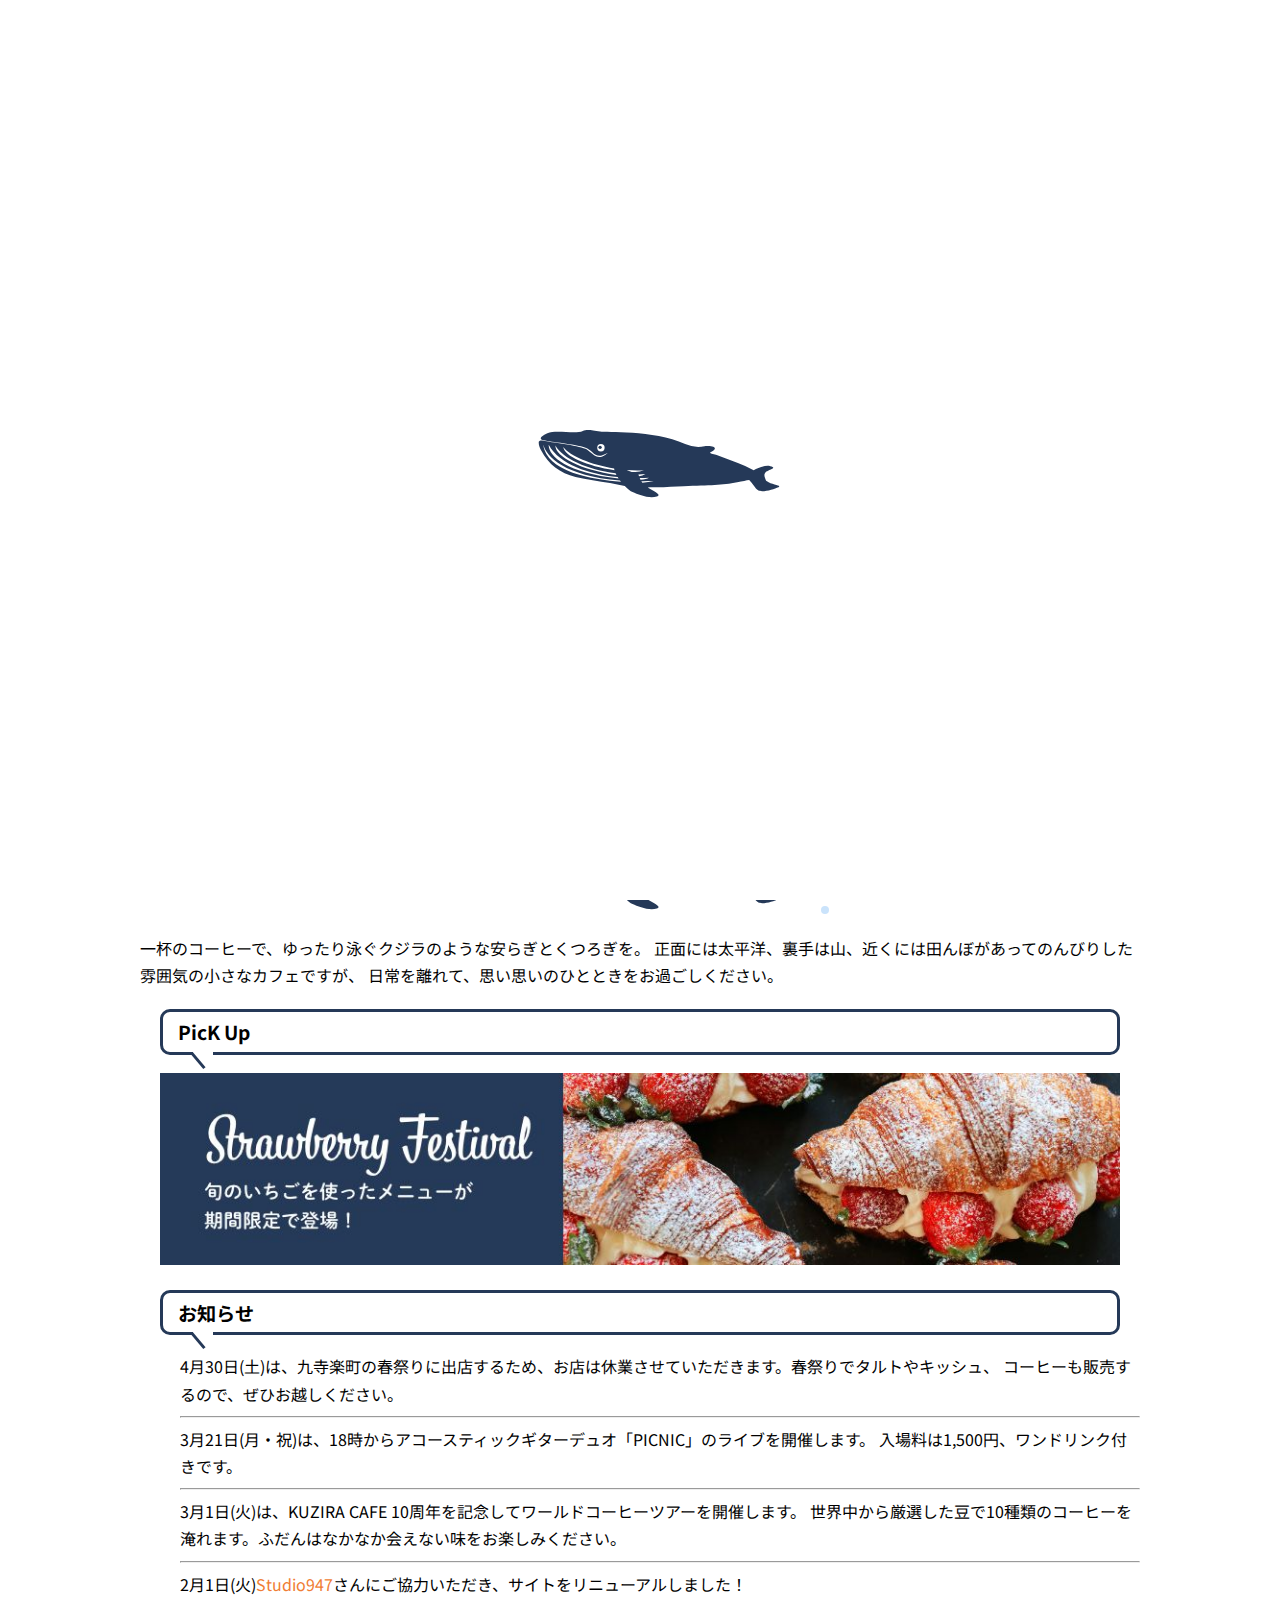
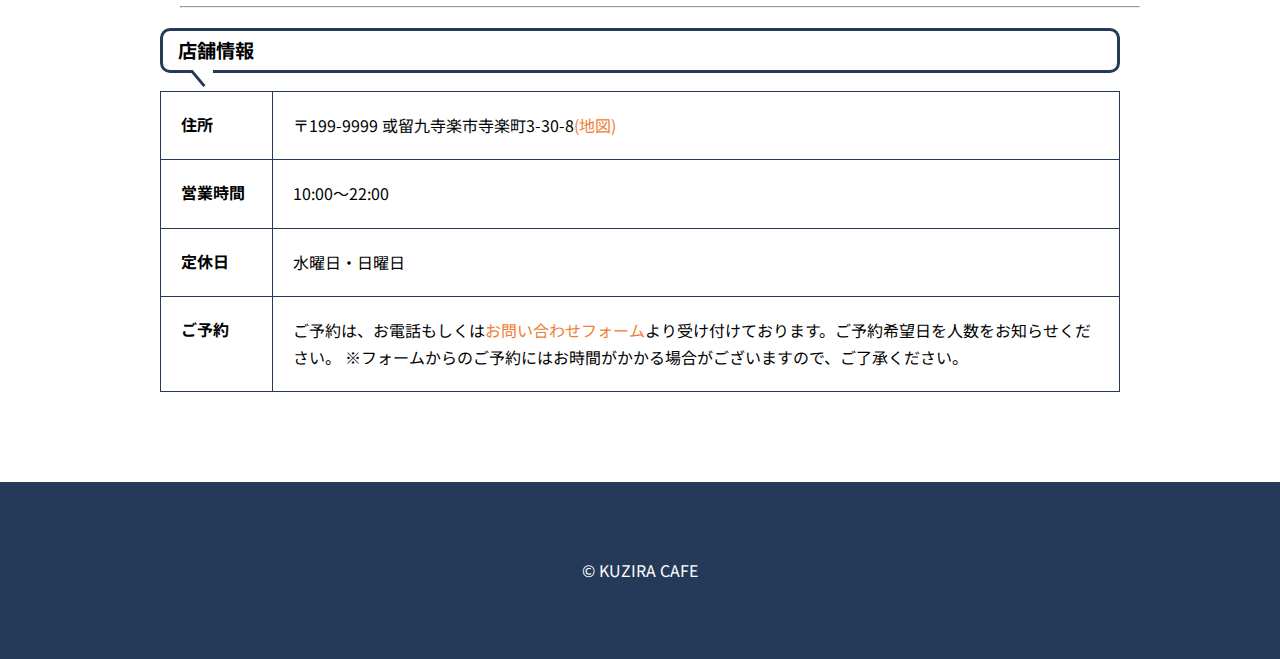
<file: index.html>
<!DOCTYPE html>
<html lang="ja">
  <head>
    <meta charset="UTF-8" />
    <meta name="viewport" content="width=device-width, initial-scale=1.0" />
    <title>KUZIRA CAFE</title>
    <link rel="stylesheet" href="css/style.css" />
  </head>
  <body id="top">
    <!-- ローディングアニメーション -->
    <div class="loading-screen">
      <div class="logo-whale-02">
        <img src="images/logo-whale-02.svg" alt="店舗ロゴ" />
      </div>
    </div>
    <!-- ヘッダーここから -->
    <header class="header">
      <div class="logo">
        <a href="index.html"><img src="images/logo.svg" alt="KUZIRA CAFE" /></a>
      </div>
      <nav class="nav">
        <button class="hamburger" aria-label="Toggle navigation">
          <span class="hamburger-line"></span>
          <span class="hamburger-line"></span>
          <span class="hamburger-line"></span>
        </button>
        <ul>
          <li><a href="index.html">ホーム</a></li>
          <li><a href="index.html#news">お知らせ</a></li>
          <li><a href="index.html#shop">店舗情報</a></li>
          <li><a href="access.html">アクセス</a></li>
          <li><a href="menu.html">メニュー</a></li>
          <li><a href="contact.html">お問い合わせ</a></li>
        </ul>
      </nav>
    </header>
    <!-- ヘッダーここまで -->
    <h1 class="hero index">たのしい、ひとときを</h1>
    <!-- メインここから -->
    <main>
      <div class="logo-whale">
        <img src="images\logo-whale.svg" alt="店舗ロゴ" />
      </div>
      <p>
        一杯のコーヒーで、ゆったり泳ぐクジラのような安らぎとくつろぎを。 正面には太平洋、裏手は山、近くには田んぼがあってのんびりした雰囲気の小さなカフェですが、
        日常を離れて、思い思いのひとときをお過ごしください。
      </p>
      <!-- スライドバナーここから -->
      <h2 class="ttl_balloon4">PicK Up</h2>
      <div class="slider">
        <div class="slide">
          <img src="images/banner.jpg" alt="旬のいちごを使ったメニューが期間限定で登場！" />
        </div>
        <div class="slide">
          <img src="images/banner-01.jpg" alt="コーヒーイベントの告知" />
        </div>
        <div class="slide">
          <img src="images/banner-02.jpg" alt="季節の特別メニュー" />
        </div>
        <div class="slide">
          <img src="images/banner-03.jpg" alt="人気メニュー" />
        </div>
      </div>
      <!-- スライドバナーここまで -->
      <div id="news">
        <h2 class="ttl_balloon4">お知らせ</h2>
        <ul>
          <li>4月30日(土)は、九寺楽町の春祭りに出店するため、お店は休業させていただきます。春祭りでタルトやキッシュ、 コーヒーも販売するので、ぜひお越しください。</li>
          <hr />
          <li>3月21日(月・祝)は、18時からアコースティックギターデュオ「PICNIC」のライブを開催します。 入場料は1,500円、ワンドリンク付きです。</li>
          <hr />
          <li>3月1日(火)は、KUZIRA CAFE 10周年を記念してワールドコーヒーツアーを開催します。 世界中から厳選した豆で10種類のコーヒーを淹れます。ふだんはなかなか会えない味をお楽しみください。</li>
          <hr />
          <li>2月1日(火)<a href="https://studio947.net/" target="_blank">Studio947</a>さんにご協力いただき、サイトをリニューアルしました！</li>
          <hr />
        </ul>
      </div>
      <div id="shop">
        <h2 class="ttl_balloon4">店舗情報</h2>
        <table class="shop-info">
          <tr>
            <th>住所</th>
            <td>〒199-9999 或留九寺楽市寺楽町3-30-8<a href="access.html">(地図)</a></td>
          </tr>
          <tr>
            <th>営業時間</th>
            <td>10:00～22:00</td>
          </tr>
          <tr>
            <th>定休日</th>
            <td>水曜日・日曜日</td>
          </tr>
          <tr>
            <th>ご予約</th>
            <td>
              ご予約は、お電話もしくは<a href="contact.html">お問い合わせフォーム</a>より受け付けております。ご予約希望日を人数をお知らせください。
              ※フォームからのご予約にはお時間がかかる場合がございますので、ご了承ください。
            </td>
          </tr>
        </table>
      </div>
    </main>
    <!-- メインここまで -->
    <!-- フッターここから -->
    <footer>
      <div class="gotop">
        <a href="#top"><img src="images/gotop.svg" alt="ページトップへ戻る" /></a>
      </div>
      <p class="copyright">&copy; KUZIRA CAFE</p>
    </footer>
    <!-- フッターここまで -->

    <script src="js/main.js"></script>
  </body>
</html>
</file>
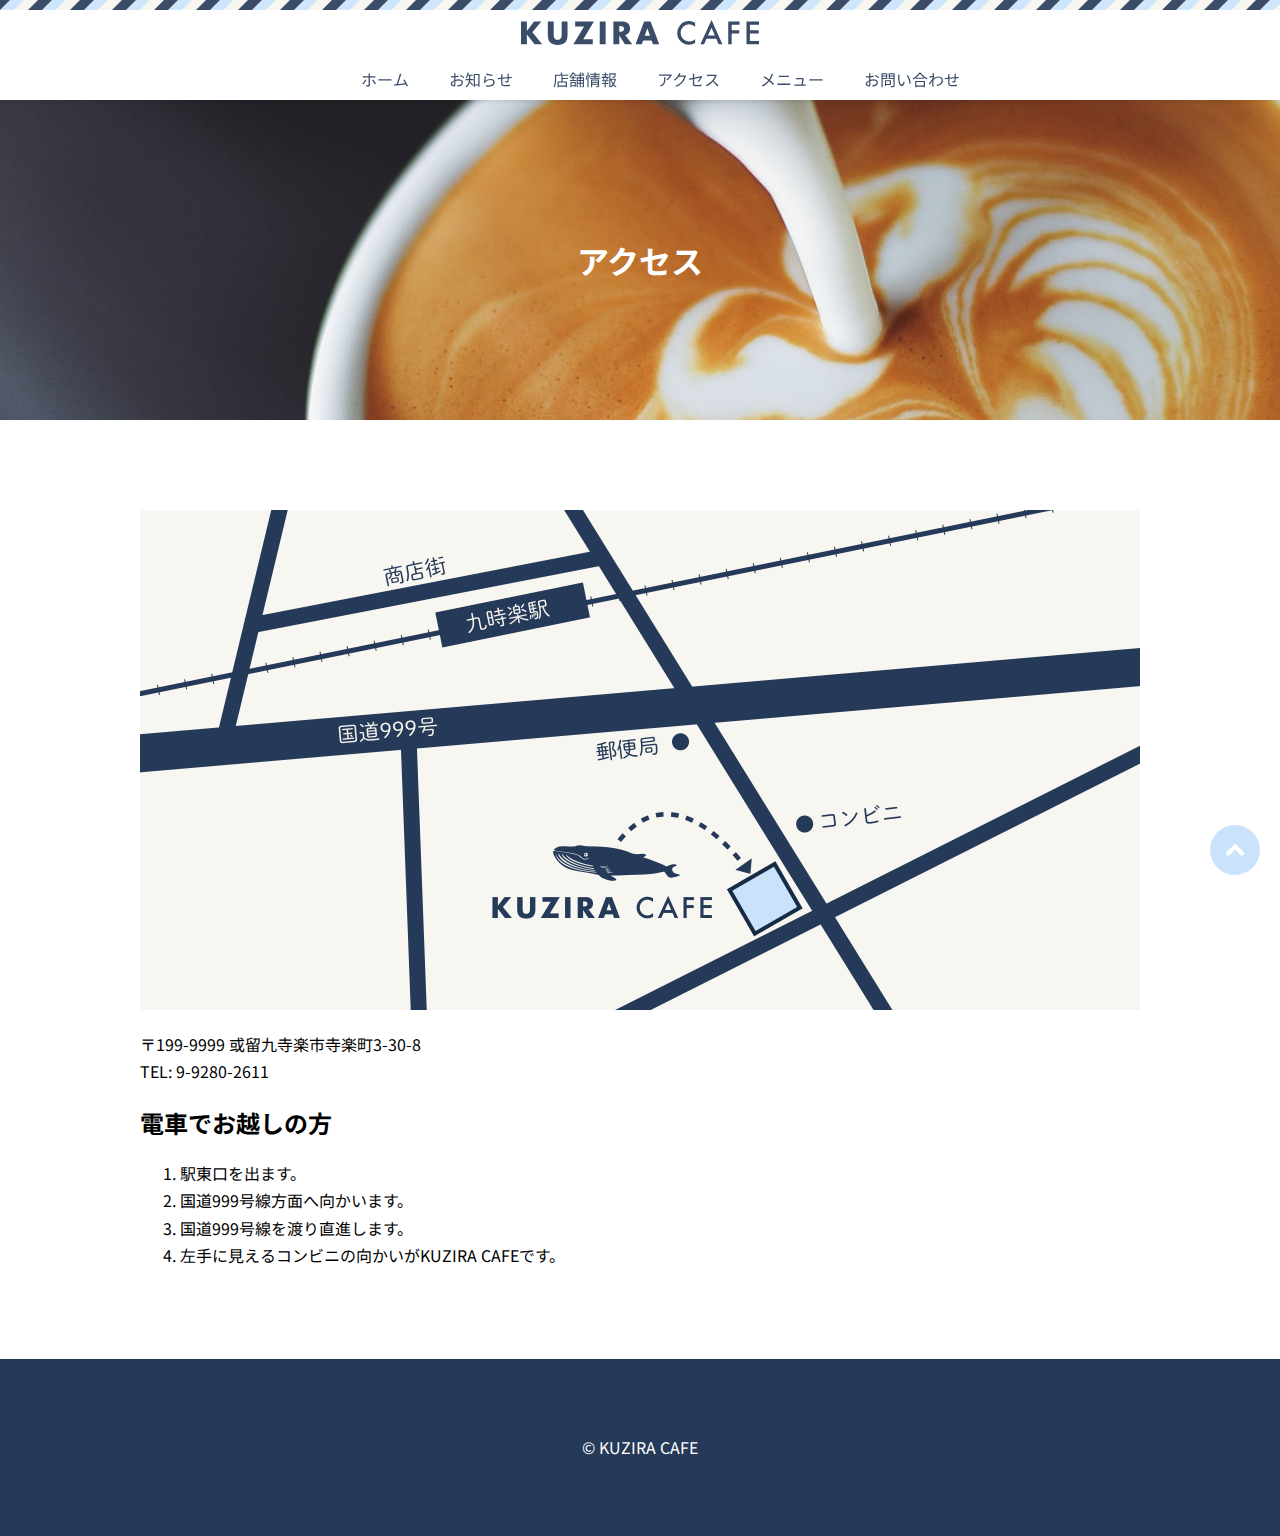
<file: access.html>
<!DOCTYPE html>
<html lang="ja">
  <head>
    <meta charset="UTF-8" />
    <meta name="viewport" content="width=device-width, initial-scale=1.0" />
    <title>アクセス | KUZIRA CAFE</title>
    <link rel="stylesheet" href="css/style.css" />
  </head>
  <body id="top">
    <!-- ヘッダーここから -->
    <header class="header">
      <div class="logo">
        <a href="index.html"><img src="images/logo.svg" alt="KUZIRA CAFE" /></a>
      </div>
      <nav class="nav">
        <button class="hamburger" aria-label="Toggle navigation">
          <span class="hamburger-line"></span>
          <span class="hamburger-line"></span>
          <span class="hamburger-line"></span>
        </button>
        <ul>
          <li><a href="index.html">ホーム</a></li>
          <li><a href="index.html#news">お知らせ</a></li>
          <li><a href="index.html#shop">店舗情報</a></li>
          <li><a href="access.html">アクセス</a></li>
          <li><a href="menu.html">メニュー</a></li>
          <li><a href="contact.html">お問い合わせ</a></li>
        </ul>
      </nav>
    </header>
    <!-- ヘッダーここまで -->
    <h1 class="hero access">アクセス</h1>
    <!-- メインここから -->
    <main>
      <img src="images/map.png" alt="地図" />
      <p>
        〒199-9999 或留九寺楽市寺楽町3-30-8<br />
        TEL: 9-9280-2611
      </p>
      <h2>電車でお越しの方</h2>
      <ol>
        <li>駅東口を出ます。</li>
        <li>国道999号線方面へ向かいます。</li>
        <li>国道999号線を渡り直進します。</li>
        <li>左手に見えるコンビニの向かいがKUZIRA CAFEです。</li>
      </ol>
    </main>
    <!-- メインここまで -->
    <!-- フッターここから -->
    <footer>
      <div class="gotop">
        <a href="#top"><img src="images/gotop.svg" alt="ページトップへ戻る" /></a>
      </div>
      <p class="copyright">&copy; KUZIRA CAFE</p>
    </footer>
    <!-- フッターここまで -->
    <script src="js/main.js"></script>
  </body>
</html>
</file>
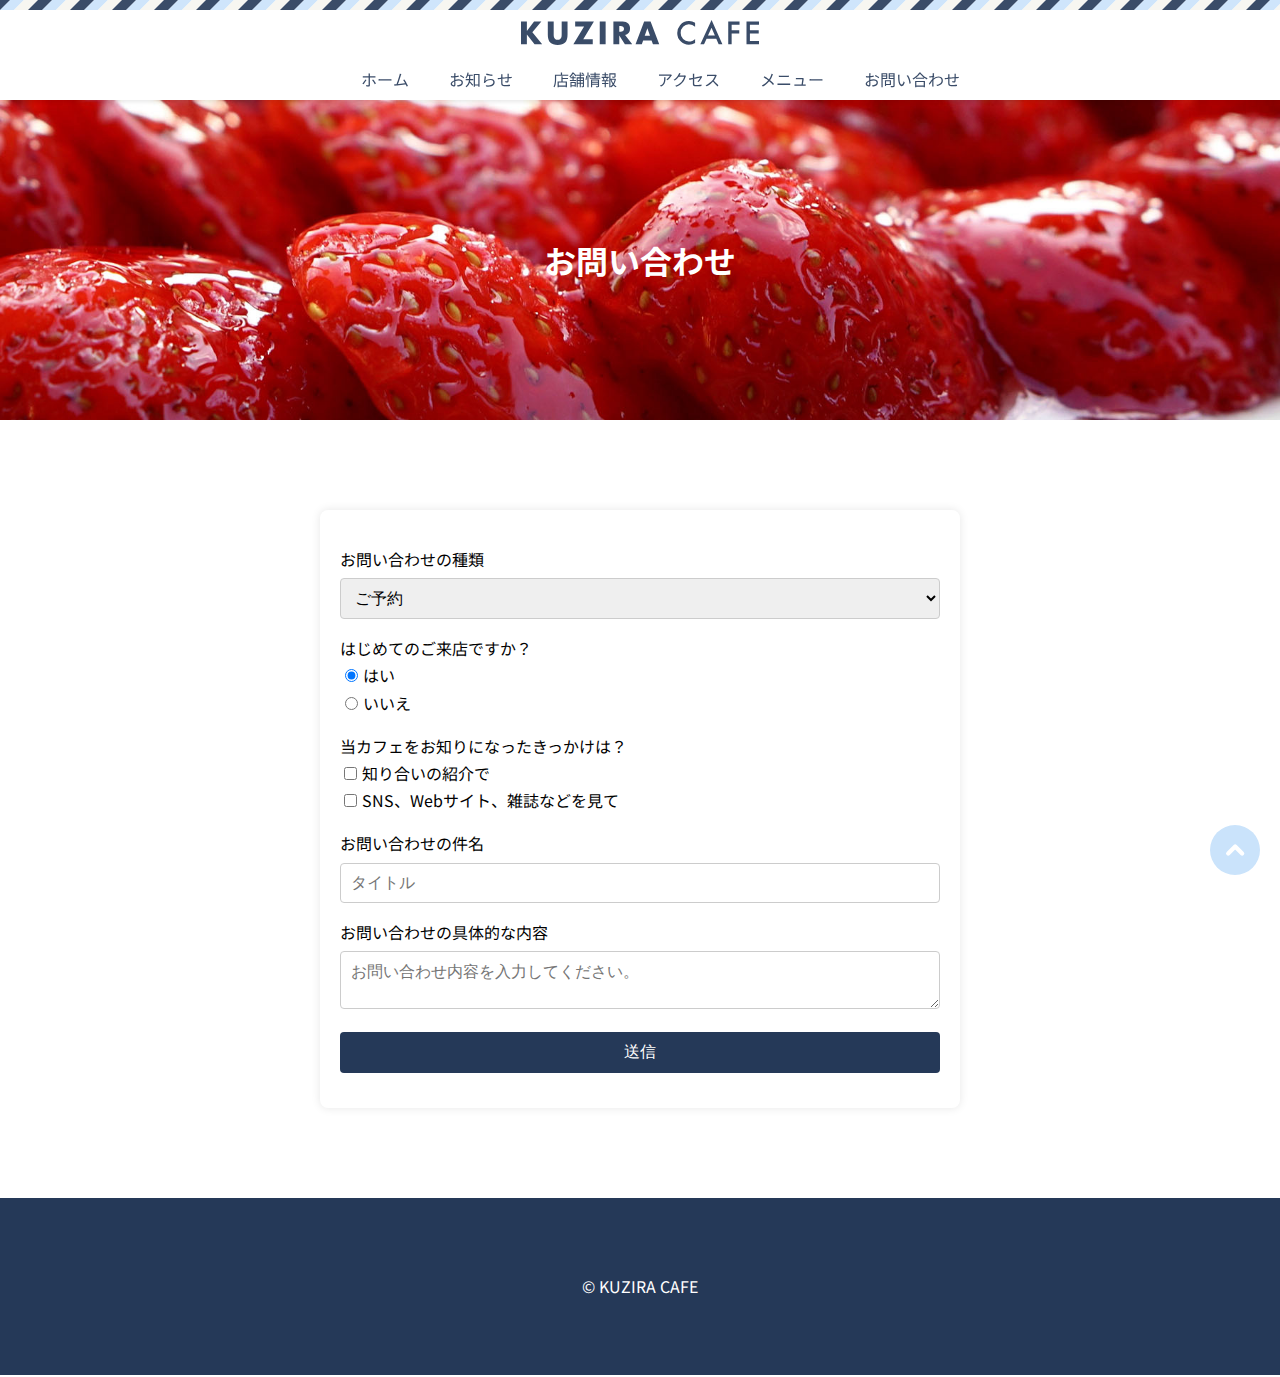
<file: contact.html>
<!DOCTYPE html>
<html lang="ja">
  <head>
    <meta charset="UTF-8" />
    <meta name="viewport" content="width=device-width, initial-scale=1.0" />
    <title>お問い合わせ | KUZIRA CAFE</title>
    <link rel="stylesheet" href="css/style.css">
  </head>
  <body id="top">
    <!-- ヘッダーここから -->
    <header class="header">
        <div class="logo">
            <a href="index.html"><img src="images/logo.svg" alt="KUZIRA CAFE"></a>
        </div>
      <nav class="nav">
        <ul>
          <li><a href="index.html">ホーム</a></li>
          <li><a href="index.html#news">お知らせ</a></li>
          <li><a href="index.html#shop">店舗情報</li></a></li>
          <li><a href="access.html">アクセス</a></li>
          <li><a href="menu.html">メニュー</a></li>
          <li><a href="contact.html">お問い合わせ</a></li>
        </ul>
      </nav>
    </header>
    <!-- ヘッダーここまで -->
    <h1 class="hero contact">お問い合わせ</h1>
    <!-- メインここから -->
    <main>
      <form action="result.html">
        <p>
          <label for="kind">お問い合わせの種類</label><br>
          <select name="kind" id="kind">
            <option value="1">ご予約</option>
            <option value="2">イベントに関するお問い合わせ</option>
            <option value="3">その他</option>
          </select>
        </p>
        <p>
          はじめてのご来店ですか？<br>
          <label><input type="radio" name="first" value="yes" checked>はい</label><br>
          <label></label><input type="radio" name="first" value="no"></label>いいえ
        </p>
        <p>
          当カフェをお知りになったきっかけは？<br>
          <label></label><input type="checkbox" name="how" value="friend">知り合いの紹介で</label><br>
          <label></label><input type="checkbox" name="how" value="magazine">SNS、Webサイト、雑誌などを見て</label>
        </p>
        <p>
          <label for="subject">お問い合わせの件名</label><br>
          <input type="text" name="subject" placeholder="タイトル" id="subject" id="subject" required>
        </p>
        <p>
          <label for="message"></label>お問い合わせの具体的な内容</label><br>
          <textarea name="massage" placeholder="お問い合わせ内容を入力してください。" id="message" required></textarea>
        </p>
        <p>
          <input type="submit" value="送信">
        </p>
      </form>
    </main>
    <!-- メインここまで -->
    <!-- フッターここから -->
    <footer>
        <div class="gotop">
            <a href="#top"><img src="images/gotop.svg" alt="ページトップへ戻る"></a>    
        </div>
      <p class="copyright">&copy; KUZIRA CAFE</p>
    </footer>
    <!-- フッターここまで -->

  </body>
</html>
</file>
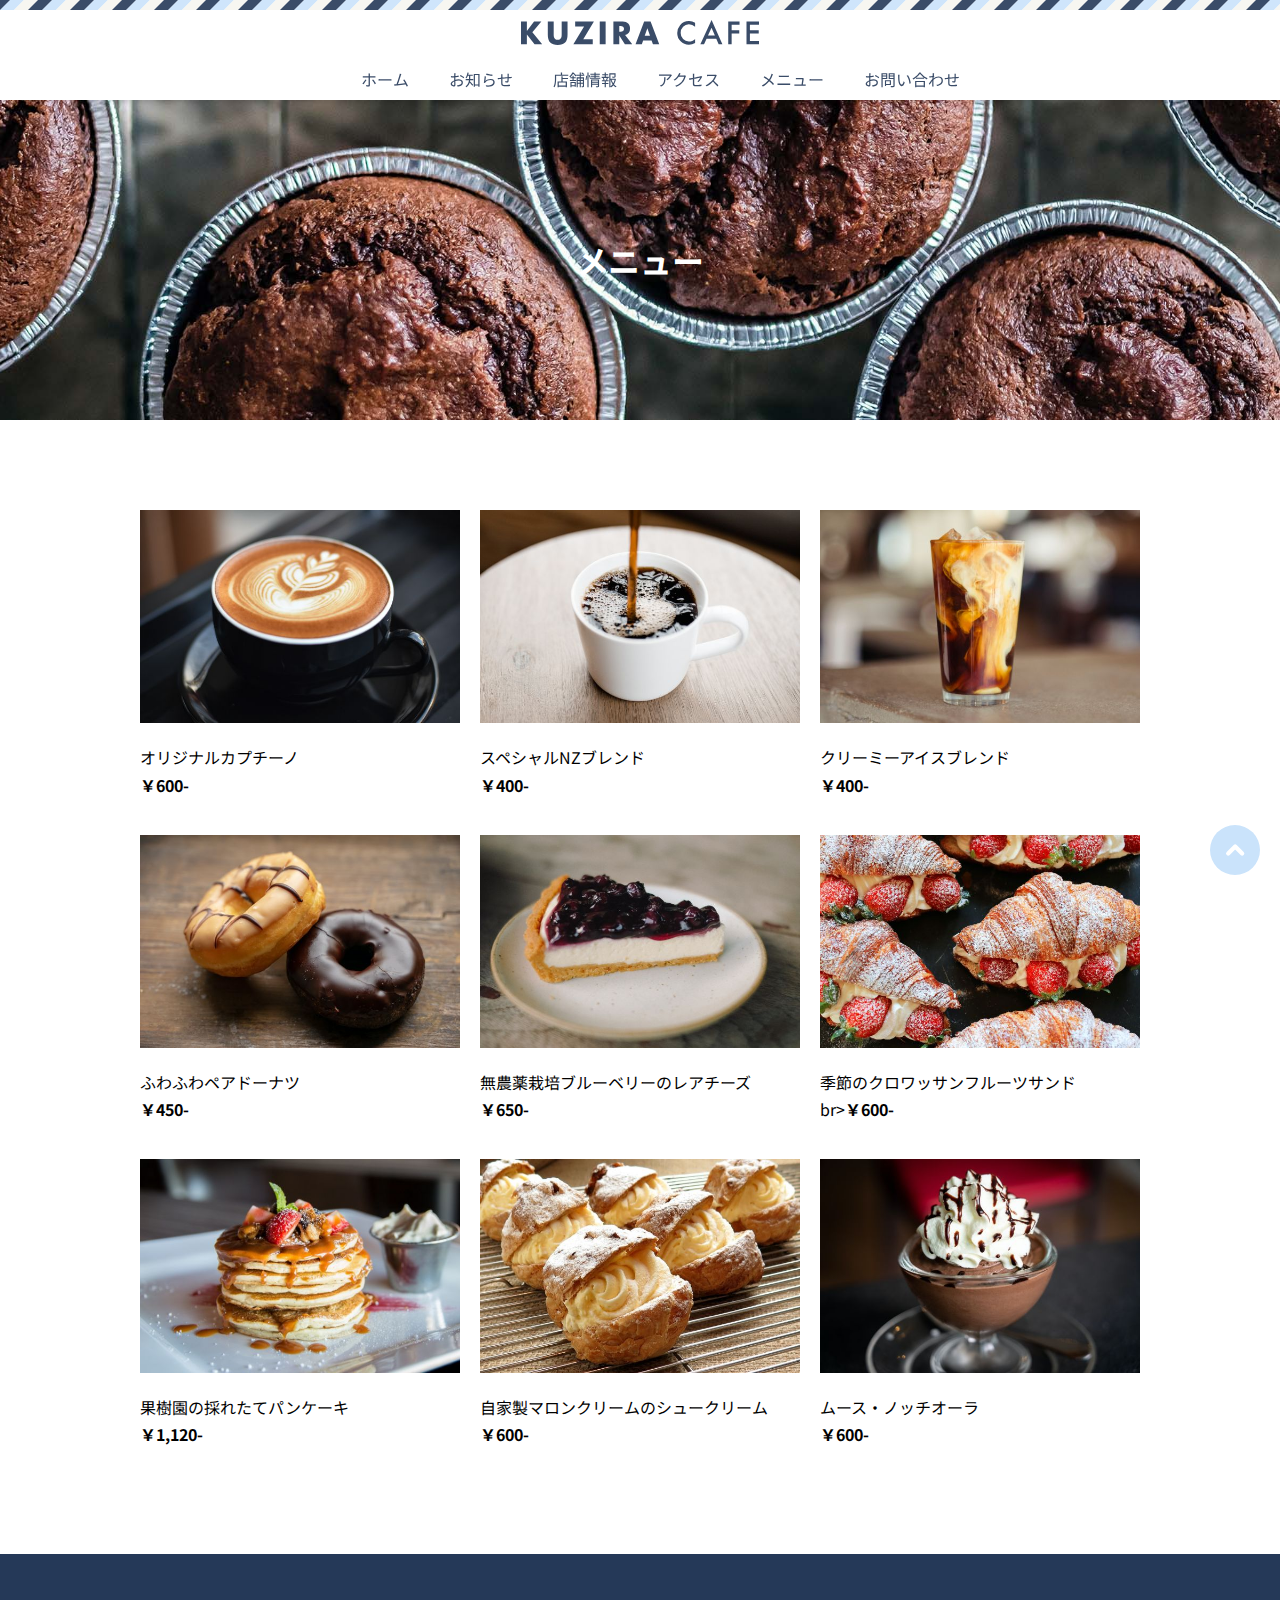
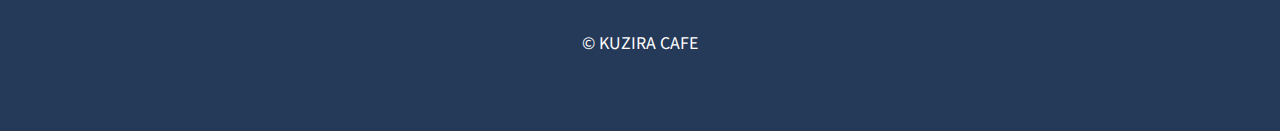
<file: menu.html>
<!DOCTYPE html>
<html lang="ja">
  <head>
    <meta charset="UTF-8" />
    <meta name="viewport" content="width=device-width, initial-scale=1.0" />
    <title>メニュー | KUZIRA CAFE</title>
    <link rel="stylesheet" href="css/style.css" />
  </head>
  <body id="top">
    <!-- ヘッダーここから -->
    <header class="header">
      <div class="logo">
        <a href="index.html"><img src="images/logo.svg" alt="KUZIRA CAFE" /></a>
      </div>
      <nav class="nav">
        <button class="hamburger" aria-label="Toggle navigation">
          <span class="hamburger-line"></span>
          <span class="hamburger-line"></span>
          <span class="hamburger-line"></span>
        </button>
        <ul>
          <li><a href="index.html">ホーム</a></li>
          <li><a href="index.html#news">お知らせ</a></li>
          <li><a href="index.html#shop">店舗情報</a></li>
          <li><a href="access.html">アクセス</a></li>
          <li><a href="menu.html">メニュー</a></li>
          <li><a href="contact.html">お問い合わせ</a></li>
        </ul>
      </nav>
    </header>
    <!-- ヘッダーここまで -->
    <h1 class="hero menu">メニュー</h1>
    <!-- メインここから -->
    <main>
      <div class="items">
        <div class="item">
          <img src="images/item1.jpg" alt="オリジナルカプチーノ" />
          <p>オリジナルカプチーノ<br /><strong>￥600-</strong></p>
        </div>
        <div class="item">
          <img src="images/item2.jpg" alt="スペシャルNZブレンド" />
          <p>スペシャルNZブレンド<br /><strong>￥400-</strong></p>
        </div>
        <div class="item">
          <img src="images/item3.jpg" alt="クリーミーアイスブレンド" />
          <p>クリーミーアイスブレンド<br /><strong>￥400-</strong></p>
        </div>
        <div class="item">
          <img src="images/item4.jpg" alt="ふわふわペアドーナツ" />
          <p>ふわふわペアドーナツ<br /><strong>￥450-</strong></p>
        </div>
        <div class="item">
          <img src="images/item5.jpg" alt="無農薬栽培ブルーベリーのレアチーズ" />
          <p>無農薬栽培ブルーベリーのレアチーズ<br /><strong>￥650-</strong></p>
        </div>
        <div class="item">
          <img src="images/item6.jpg" alt="季節のクロワッサンフルーツサンド" />
          <p>季節のクロワッサンフルーツサンドbr><strong>￥600-</strong></p>
        </div>
        <div class="item">
          <img src="images/item7.jpg" alt="果樹園の採れたてパンケーキ" />
          <p>果樹園の採れたてパンケーキ<br /><strong>￥1,120-</strong></p>
        </div>
        <div class="item">
          <img src="images/item8.jpg" alt="自家製マロンクリームのシュークリーム" />
          <p>自家製マロンクリームのシュークリーム<br /><strong>￥600-</strong></p>
        </div>
        <div class="item">
          <img src="images/item9.jpg" alt="ムース・ノッチオーラ" />
          <p>ムース・ノッチオーラ<br /><strong>￥600-</strong></p>
        </div>
      </div>
    </main>
    <!-- メインここまで -->
    <!-- フッター ここから -->
    <footer>
      <div class="gotop">
        <a href="#top"><img src="images/gotop.svg" alt="ページトップへ戻る" /></a>
      </div>
      <p class="copyright">&copy; KUZIRA CAFE</p>
    </footer>
    <!-- フッターここまで -->

    <script src="js/main.js"></script>
  </body>
</html>
</file>
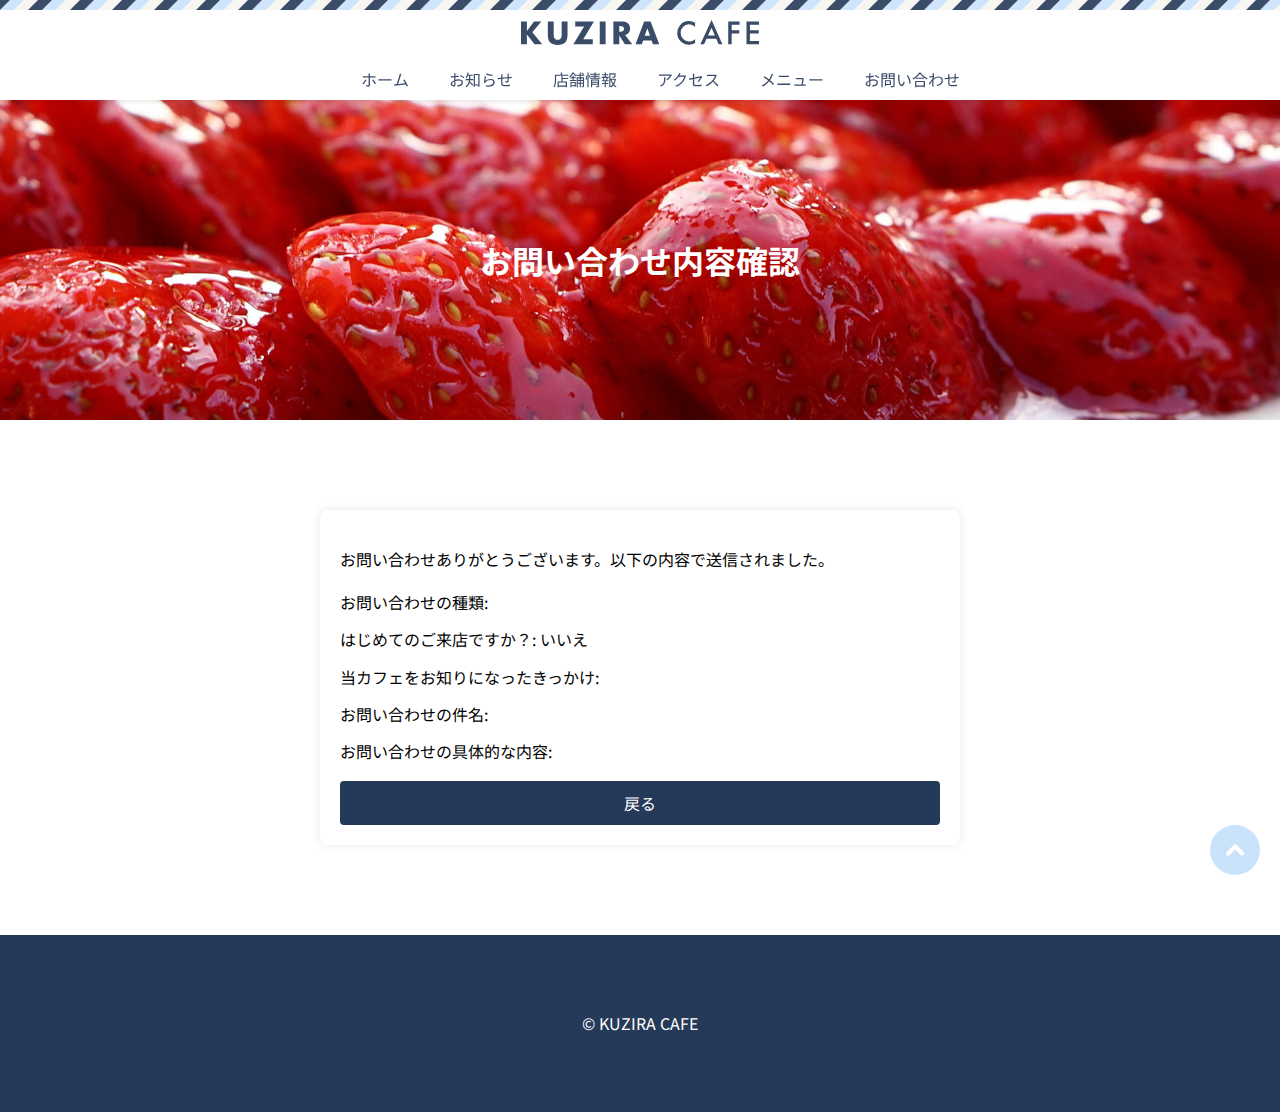
<file: result.html>
<!DOCTYPE html>
<html lang="ja">
  <head>
    <meta charset="UTF-8" />
    <meta name="viewport" content="width=device-width, initial-scale=1.0" />
    <title>お問い合わせ内容確認 | KUZIRA CAFE</title>
    <link rel="stylesheet" href="css/style.css" />
  </head>
  <body id="top">
    <!-- ヘッダーここから -->
    <header class="header">
      <div class="logo">
        <a href="index.html"><img src="images/logo.svg" alt="KUZIRA CAFE" /></a>
      </div>
      <nav class="nav">
        <ul>
          <li><a href="index.html">ホーム</a></li>
          <li><a href="index.html#news">お知らせ</a></li>
          <li><a href="index.html#shop">店舗情報</a></li>
          <li><a href="access.html">アクセス</a></li>
          <li><a href="menu.html">メニュー</a></li>
          <li><a href="contact.html">お問い合わせ</a></li>
        </ul>
      </nav>
    </header>
    <!-- ヘッダーここまで -->
    <h1 class="hero contact">お問い合わせ内容確認</h1>
    <!-- メインここから -->
    <main>
      <div class="result-box">
        <p>お問い合わせありがとうございます。以下の内容で送信されました。</p>
        <ul>
          <li>お問い合わせの種類: <span id="kind"></span></li>
          <li>はじめてのご来店ですか？: <span id="first"></span></li>
          <li>当カフェをお知りになったきっかけ: <span id="how"></span></li>
          <li>お問い合わせの件名: <span id="subject"></span></li>
          <li>お問い合わせの具体的な内容: <span id="message"></span></li>
        </ul>
        <a href="contact.html" class="btn">戻る</a>
      </div>
    </main>
    <!-- メインここまで -->
    <!-- フッターここから -->
    <footer>
      <div class="gotop">
        <a href="#top"><img src="images/gotop.svg" alt="ページトップへ戻る" /></a>
      </div>
      <p class="copyright">&copy; KUZIRA CAFE</p>
    </footer>
    <!-- フッターここまで -->

    <script>
      // フォームから送信されたデータを取得して表示
      const params = new URLSearchParams(window.location.search);
      document.getElementById("kind").textContent = params.get("kind");
      document.getElementById("first").textContent = params.get("first") === "yes" ? "はい" : "いいえ";
      const how = params
        .getAll("how")
        .map((h) => {
          switch (h) {
            case "friend":
              return "知り合いの紹介で";
            case "magazine":
              return "SNS、Webサイト、雑誌などを見て";
          }
        })
        .join(", ");
      document.getElementById("how").textContent = how;
      document.getElementById("subject").textContent = params.get("subject");
      document.getElementById("message").textContent = params.get("massage");
    </script>
  </body>
</html>
</file>
<file: css/style.css>
/* すべてのページに適用される設定 */
@import url("https://fonts.googleapis.com/css?family=Noto+Sans+JP");
html {
  font-size: 16px;
  font-family: "Noto Sans JP", sans-serif;
}

* {
  box-sizing: border-box;
}

body {
  margin: 0;
  padding-top: 100px;
}

/* ローディングスクリーン */
.loading-screen {
  position: fixed;
  top: 0;
  left: 0;
  width: 100%;
  height: 100%;
  background-color: #fff;
  display: flex;
  justify-content: center;
  align-items: center;
  z-index: 9999;
}

.logo-whale-02 img {
  animation: rotateLogo 1.8s linear infinite;
  transform-origin: center;
  position: absolute; /* ポジションを絶対に設定 */
  top: 50%; /* 位置を調整 */
  left: 50%; /* 位置を調整 */
  transform: translate(-50%, -50%) rotate(0deg); /* 中心に移動 */
}

@keyframes rotateLogo {
  0% {
    transform: translate(-50%, -50%) rotate(0deg);
  }
  100% {
    transform: translate(-50%, -50%) rotate(380deg);
  }
}

p,
li,
td {
  line-height: 1.7;
}

a:link {
  color: #f07d34;
  text-decoration: none;
}

a:visited {
  color: #f07d34;
  text-decoration: none;
}

a:hover {
  color: #f07d34;
  text-decoration: none;
}

a:active {
  color: #f07d34;
  text-decoration: none;
}

img {
  max-width: 100%;
}

/* すべてのページに適用 - ヘッダー */
.header {
  position: fixed;
  width: 100%;
  height: 100px;
  top: 0;
  z-index: 1000;
  padding-top: 20px;
  background-image: url(../images/stripe.png);
  background-repeat: repeat-x;
  background-color: #fff;
  opacity: 0.9;
  box-shadow: 0 2px 4px rgba(0, 0, 0, 0.1);
}
.logo {
  text-align: center;
}
/* ハンバーガーメニュー */
.hamburger {
  display: none;
  flex-direction: column;
  justify-content: space-around;
  width: 30px;
  height: 21px;
  background: transparent;
  border: none;
  cursor: pointer;
  padding: 0;
  z-index: 10;
}

.hamburger-line {
  width: 30px;
  height: 3px;
  background: #253958;
  border-radius: 10px;
  transition: all 0.3s linear;
  position: relative;
  transform-origin: 1px;
}

ul {
  list-style: none;
}
.nav ul {
  display: flex;
  justify-content: center;
  gap: 40px;
}

.nav ul.show {
  display: flex;
  flex-direction: column;
  gap: 20px;
}

.nav ul.active a {
  color: #333;
}
.nav a:link {
  color: #253958;
}
.nav a:visited {
  color: #253958;
}
.nav a:hover {
  text-decoration: none;
}
.nav a:active {
  text-decoration: none;
}

/* すべてのページに適用 - ヒーロー */
.hero {
  margin-top: 0;
  padding: 137px 0;
  background-repeat: no-repeat;
  background-position: center;
  background-size: cover;
  color: #ffffff;
  text-align: center;
}
.hero.index {
  padding: 287px;
  background-image: url(../images/home-hero.jpg);
  opacity: 1; /* 初期状態で完全に表示 */
  transition: opacity 0.3s ease-in-out; /* トランジションの設定 */
}
.hero.access {
  background-image: url(../images/access-hero.jpg);
}
.hero.menu {
  background-image: url(../images/menu-hero.jpg);
}
.hero.contact {
  background-image: url(../images/contact-hero.jpg);
}

/* スライダー */
.slider {
  position: relative;
  padding: 0 20px 0 20px;
  width: 100%;
  max-width: 1000px;
  margin: auto;
  overflow: hidden;
}

.slide {
  display: none;
  width: 100%;
}

.slide img {
  width: 100%;
}

.active {
  display: block;
}

/* スライダーのナビゲーション */
.prev,
.next {
  position: absolute;
  top: 50%;
  transform: translateY(-50%);
  background-color: rgba(0, 0, 0, 0.5);
  color: white;
  padding: 10px;
  cursor: pointer;
}

.prev {
  left: 0;
}

.next {
  right: 0;
}
/* すべてのページに適用 - メイン */
main {
  margin: 90px auto 90px auto;
  max-width: 1000px;
}

.ttl_balloon4 {
  font-weight: bold;
  font-size: 1.2rem;
  border: 3px solid #253958;
  margin: 20px 20px 0 20px;
  padding: 0.3em 0.8em;
  border-radius: 10px;
  margin-bottom: 18px;
  position: relative;
}
.ttl_balloon4::before {
  content: "";
  background-color: #fff;
  width: 20px;
  height: 3px;
  position: absolute;
  left: 30px;
  bottom: -3px;
}
.ttl_balloon4::after {
  content: "";
  background-color: #253958;
  width: 20px;
  height: 3px;
  transform: rotate(50deg);
  position: absolute;
  left: 25px;
  bottom: -10px;
}

/* table */
table.brwsr2 {
  margin: 0 auto;
  width: 650px;
  border: none;
  border-top: solid 1px #666;
  border-bottom: solid 1px #666;
  border-collapse: separate;
  border-spacing: 0 10px;
  background: #f5f5f5;
}

table.brwsr2 th {
  vertical-align: middle;
  height: 53px;
  width: 124px;
  border-right: solid 1px #666;
  margin: 0;
  text-align: center;
  color: #333;
  font-size: 16px;
  font-weight: bold;
}

table.brwsr2 td.data {
  padding: 0;
  margin: 0;
  height: 53px;
  width: 100px;
  border: none;
  color: #666;
  font-size: 12px;
  line-height: 16px;
  text-align: center;
  vertical-align: middle;
  white-space: nowrap;
  overflow: hidden;
}

table.brwsr2 td:fst-child {
  padding: 0 0 0 10px;
  vertical-align: middle;
}

table.brwsr2 td.bar {
  height: 1px;
  width: 100%;
  border-top: solid 1px #34495e;
}
/* すべてのページに適用 - フッター */
/* フローティングボタン */
.gotop {
  position: fixed;
  bottom: 20px;
  right: 20px;
  z-index: 1000;
}
.gotop img {
  width: 50px;
  height: 50px;
  transition: opacity 0.3s;
}

.gotop.hide {
  opacity: 0;
  pointer-events: none;
}
.copyright {
  margin-top: 20px;
  margin-bottom: 0;
  padding-top: 75px;
  padding-bottom: 75px;
  background-color: #253958;
  color: #ffffff;
  text-align: center;
}
/* 個別のスタイル */
/* logo-whale */
@keyframes moveUpDown {
  0%,
  100% {
    transform: translateY(0);
  }
  50% {
    transform: translateY(-20px);
  }
}

.logo-whale img {
  animation: moveUpDown 3s infinite;
}

.logo-whale {
  text-align: center;
}
/* index.html */
.shop-info {
  border-collapse: collapse;
  margin: 0 20px 0 20px;
}
.shop-info th,
.shop-info td {
  border: 1px solid #253958;
  padding: 20px;
}
.shop-info th {
  width: 112px;
  text-align: left;
  vertical-align: top;
}
/* menu.html */
.items {
  display: grid;
  grid-template-columns: 1fr 1fr 1fr;
  gap: 20px;
}

/* contact.html */
form,
.result-box {
  margin: 0 auto;
  max-width: 640px;
  background: #ffffff;
  padding: 20px;
  border-radius: 8px;
  box-shadow: 0 0 10px rgba(0, 0, 0, 0.1);
}

form p,
.result-box p {
  margin-bottom: 15px;
}

form select,
form input[type="text"],
form textarea {
  width: 100%;
  padding: 10px;
  border: 1px solid #ccc;
  border-radius: 4px;
  font-size: 1rem;
  margin-top: 5px;
  box-sizing: border-box;
}

form input[type="radio"],
form input[type="checkbox"] {
  margin-right: 5px;
}

form input[type="submit"],
.result-box .btn {
  background-color: #253958;
  color: #fff;
  padding: 10px 20px;
  border: none;
  border-radius: 4px;
  font-size: 1rem;
  cursor: pointer;
  margin-top: 10px;
  display: block;
  width: 100%;
  box-sizing: border-box;
  text-align: center;
  text-decoration: none;
}

form input[type="submit"]:hover,
.result-box .btn:hover {
  background-color: #f07d34;
}

.result-box ul {
  list-style: none;
  padding: 0;
}

.result-box ul li {
  margin-bottom: 10px;
}

/* モバイル対応 */
@media (max-width: 767px) {
  .hamburger {
    display: flex;
    z-index: 1000;
  }

  .nav ul {
    display: none;
    flex-direction: column;
    justify-content: start;
    align-items: center;
    background: #fff;
    position: absolute;
    top: 60px;
    width: 100%;
    left: 0;
    z-index: calc(infinite);
  }

  .nav ul.show {
    display: flex;
  }
  main {
    padding: 0 4%;
  }

  /* index.html */
  .hero.index {
    padding: 28vh 0;
  }

  /* menu.html */
  .items {
    grid-template-columns: 1fr 1fr;
  }
}
</file>
